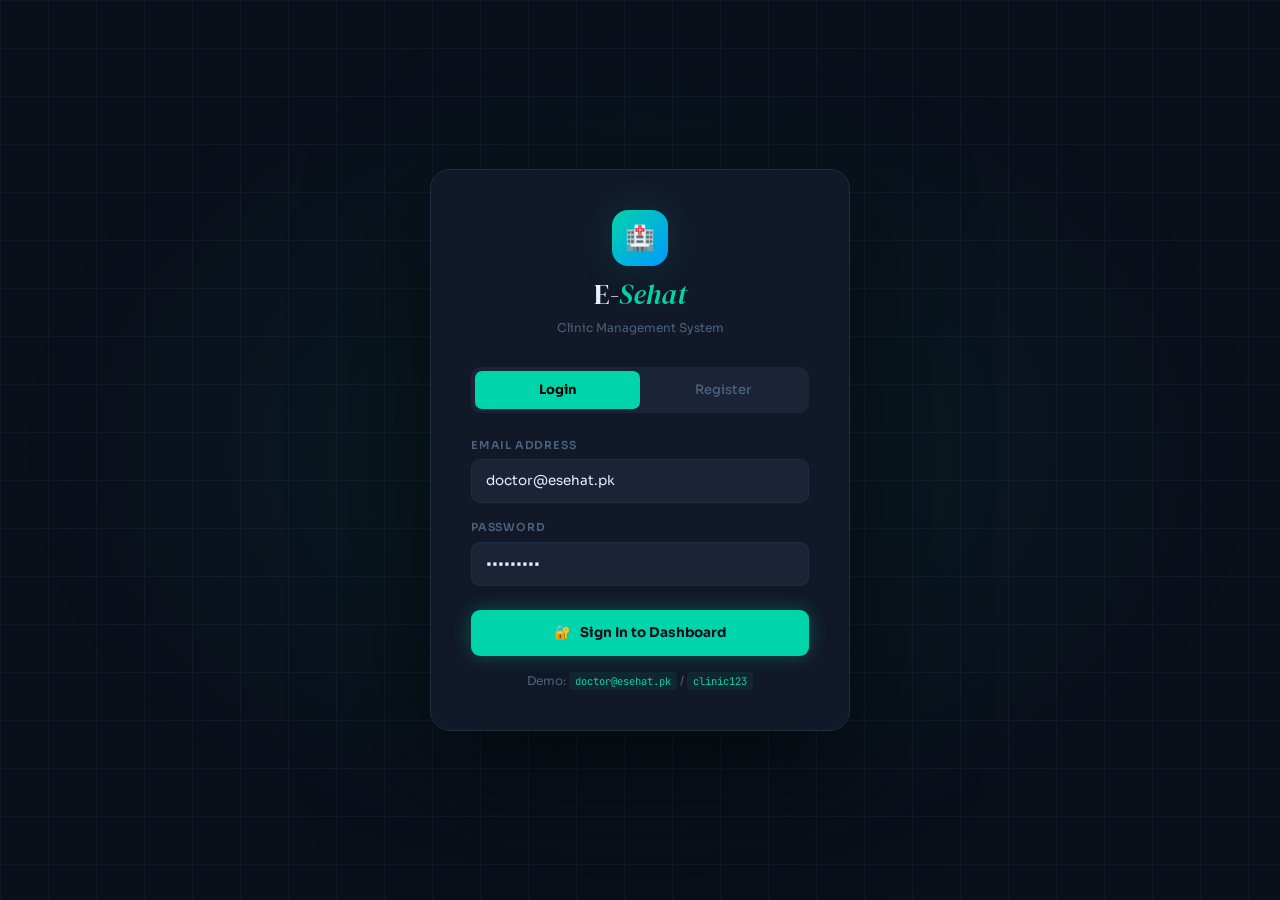
<file: frontend/index.html>
<!DOCTYPE html>
<html lang="en">
<head>
  <meta charset="UTF-8">
  <meta name="viewport" content="width=device-width, initial-scale=1.0">
  <title>E-Sehat — Dashboard</title>
  <link rel="stylesheet" href="https://cdn.jsdelivr.net/npm/bootstrap@5.3.3/dist/css/bootstrap.min.css">
  <link rel="stylesheet" href="css/style.css">
</head>
<body>
<div id="app">

<!-- ══════════════════ SIDEBAR ══════════════════ -->
<aside class="sidebar" id="sidebar">
  <div class="sidebar-logo-wrap">
    <div class="logo">
      <div class="logo-icon">🏥</div>
      <div>
        <div class="logo-name">E-<span>Sehat</span></div>
        <div class="logo-sub">Clinic System</div>
      </div>
    </div>
  </div>

  <div class="doctor-card">
    <div class="avatar">DR</div>
    <div class="doctor-info">
      <div class="d-name" id="sidebar-doctor-name">Dr. Loading...</div>
      <div class="d-role" id="sidebar-clinic">Clinic</div>
    </div>
    <div class="online-dot"></div>
  </div>

  <nav>
    <div class="nav-section">
      <span class="nav-label">Main</span>
      <div class="nav-item" data-page="dashboard">
        <span class="nav-icon">📊</span> Dashboard
      </div>
      <div class="nav-item" data-page="patients">
        <span class="nav-icon">🧑‍⚕️</span> Patients
      </div>
    </div>
    <div class="nav-section">
      <span class="nav-label">Pharmacy</span>
      <div class="nav-item" data-page="medicines">
        <span class="nav-icon">💊</span> Medicines
      </div>
      <div class="nav-item" data-page="inventory">
        <span class="nav-icon">📦</span> Inventory
        <span class="nav-badge" id="inv-alert-badge">0</span>
      </div>
    </div>
    <div class="nav-section">
      <span class="nav-label">Clinical</span>
      <div class="nav-item" data-page="prescriptions">
        <span class="nav-icon">📋</span> Prescriptions
      </div>
    </div>
  </nav>

  <div class="sidebar-footer">
    <div class="logout-btn" id="logout-btn"><span>🚪</span> Sign Out</div>
  </div>
</aside>

<!-- ══════════════════ MAIN ══════════════════ -->
<main class="main-content">

  <!-- Topbar -->
  <div class="topbar">
    <div>
      <div class="page-heading" id="page-heading">Dashboard</div>
      <div class="page-sub"    id="page-sub">Loading...</div>
    </div>
    <div class="d-flex align-items-center gap-2">
      <button class="btn-esehat outline d-lg-none" onclick="toggleSidebar()">☰</button>
      <div class="search-bar">
        <span style="color:var(--text3)">🔍</span>
        <input type="text" id="global-search" placeholder="Search patients...">
      </div>
      <div class="notif-btn">🔔<div class="notif-dot"></div></div>
    </div>
  </div>

  <!-- ════ DASHBOARD ════ -->
  <div class="page-section" id="page-dashboard">
    <div class="row g-3 mb-4">
      <div class="col-xl-3 col-md-6">
        <div class="stat-card">
          <div class="stat-icon">🧑‍⚕️</div>
          <div class="stat-value" id="dash-total-patients">—</div>
          <div class="stat-label">Total Patients</div>
          <div class="stat-change">All time registered</div>
        </div>
      </div>
      <div class="col-xl-3 col-md-6">
        <div class="stat-card blue">
          <div class="stat-icon">📅</div>
          <div class="stat-value" id="dash-today-patients">—</div>
          <div class="stat-label">Today's Visits</div>
          <div class="stat-change">Seen today</div>
        </div>
      </div>
      <div class="col-xl-3 col-md-6">
        <div class="stat-card purple">
          <div class="stat-icon">📋</div>
          <div class="stat-value" id="dash-rx-count">—</div>
          <div class="stat-label">Prescriptions</div>
          <div class="stat-change">Total issued</div>
        </div>
      </div>
      <div class="col-xl-3 col-md-6">
        <div class="stat-card red">
          <div class="stat-icon">⚠️</div>
          <div class="stat-value" id="dash-alert-count">—</div>
          <div class="stat-label">Stock Alerts</div>
          <div class="stat-change down">Needs reorder</div>
        </div>
      </div>
    </div>

    <div class="alert-esehat" id="inv-alert-banner" style="display:none">
      <span style="font-size:18px;flex-shrink:0">⚠️</span>
      <div><strong style="color:var(--accent3)">Low Stock Alert!</strong>
        <span style="color:var(--text2)"> Some medicines are below threshold. Check inventory.</span></div>
      <button class="btn-esehat outline sm ms-auto" onclick="showPage('inventory')" style="white-space:nowrap">
        View Inventory →
      </button>
    </div>

    <div class="row g-4">
      <div class="col-xl-7">
        <div class="section-hdr">
          <div><div class="section-title">Recent Patients</div><div class="section-sub">Latest registered</div></div>
          <button class="btn-esehat outline sm" onclick="showPage('patients')">View All</button>
        </div>
        <div class="esehat-table-wrap">
          <table class="esehat-table">
            <thead><tr><th>Patient</th><th>Age</th><th>Condition</th><th>Status</th></tr></thead>
            <tbody id="dash-patients-tbody"><tr class="loading-row"><td colspan="4"><span class="spinner"></span> Loading...</td></tr></tbody>
          </table>
        </div>
      </div>
      <div class="col-xl-5">
        <div class="section-hdr">
          <div><div class="section-title">Stock Alerts</div><div class="section-sub">Low inventory items</div></div>
          <button class="btn-esehat outline sm" onclick="showPage('inventory')">View All</button>
        </div>
        <div class="esehat-card"><div id="activity-feed">Loading...</div></div>
      </div>
    </div>
  </div>

  <!-- ════ PATIENTS ════ -->
  <div class="page-section" id="page-patients">
    <div class="section-hdr mb-4">
      <div><div class="section-title" style="font-size:16px">Patient Records</div><div class="section-sub">All registered patients</div></div>
      <button class="btn-esehat primary" data-bs-toggle="modal" data-bs-target="#addPatientModal">+ Add Patient</button>
    </div>
    <div class="row g-2 mb-3">
      <div class="col-md-8">
        <input type="text" id="patient-search" class="form-control-esehat"
               placeholder="🔍  Search by name, ID, or condition..." oninput="onPatientSearch()">
      </div>
      <div class="col-md-4">
        <select id="status-filter" class="form-control-esehat" onchange="onPatientSearch()">
          <option value="">All Status</option>
          <option value="Active">Active</option>
          <option value="Follow-up">Follow-up</option>
          <option value="Discharged">Discharged</option>
        </select>
      </div>
    </div>
    <div class="esehat-table-wrap">
      <table class="esehat-table">
        <thead><tr><th>ID</th><th>Full Name</th><th>Age/Gender</th><th>Condition</th><th>Last Visit</th><th>Status</th><th>Actions</th></tr></thead>
        <tbody id="patients-tbody"><tr class="loading-row"><td colspan="7"><span class="spinner"></span></td></tr></tbody>
      </table>
    </div>
  </div>

  <!-- ════ MEDICINES ════ -->
  <div class="page-section" id="page-medicines">
    <div class="section-hdr mb-4">
      <div><div class="section-title" style="font-size:16px">Medicine Directory</div><div class="section-sub">Your clinic formulary</div></div>
      <button class="btn-esehat primary" data-bs-toggle="modal" data-bs-target="#addMedModal">+ Add Medicine</button>
    </div>
    <input type="text" class="form-control-esehat mb-4"
           placeholder="🔍  Search by name, type, or usage..."
           oninput="onMedSearch(this.value)">
    <div class="row g-3" id="med-grid">
      <div class="col-12 text-center py-5"><span class="spinner"></span></div>
    </div>
  </div>

  <!-- ════ INVENTORY ════ -->
  <div class="page-section" id="page-inventory">
    <div class="section-hdr mb-4">
      <div><div class="section-title" style="font-size:16px">Inventory Management</div><div class="section-sub">Live stock levels</div></div>
      <div class="d-flex gap-2">
        <button class="btn-esehat outline" data-bs-toggle="modal" data-bs-target="#thresholdModal">⚙️ Thresholds</button>
        <button class="btn-esehat primary" onclick="openRestockModal()">+ Restock</button>
      </div>
    </div>
    <div class="esehat-table-wrap">
      <table class="esehat-table">
        <thead><tr><th>Medicine</th><th>Category</th><th>Stock Level</th><th>Threshold</th><th>Status</th><th>Updated</th><th>Action</th></tr></thead>
        <tbody id="inventory-tbody"><tr class="loading-row"><td colspan="7"><span class="spinner"></span></td></tr></tbody>
      </table>
    </div>
  </div>

  <!-- ════ PRESCRIPTIONS ════ -->
  <div class="page-section" id="page-prescriptions">
    <div class="section-hdr mb-4">
      <div><div class="section-title" style="font-size:16px">Prescriptions</div><div class="section-sub">All issued prescriptions</div></div>
      <button class="btn-esehat primary" onclick="openAddRxModal()">+ New Prescription</button>
    </div>
    <div class="esehat-table-wrap">
      <table class="esehat-table">
        <thead><tr><th>Rx Code</th><th>Patient</th><th>Diagnosis</th><th>Medicines</th><th>Status</th><th>Date</th><th>Actions</th></tr></thead>
        <tbody id="rx-tbody"><tr class="loading-row"><td colspan="7"><span class="spinner"></span></td></tr></tbody>
      </table>
    </div>
  </div>

</main>
</div><!-- /app -->


<!-- ══════════════════════════════════════════════
     MODALS
══════════════════════════════════════════════ -->

<!-- Add Patient -->
<div class="modal fade modal-esehat" id="addPatientModal" tabindex="-1">
  <div class="modal-dialog modal-lg modal-dialog-centered modal-dialog-scrollable">
    <div class="modal-content">
      <div class="modal-header">
        <h5 class="modal-title">Register New Patient</h5>
        <button type="button" class="btn-close" data-bs-dismiss="modal"></button>
      </div>
      <div class="modal-body">
        <form id="add-patient-form" onsubmit="addPatient(event)">
          <div class="row g-3">
            <div class="col-md-6"><label class="form-label-esehat">First Name *</label><input type="text" id="p-fname" class="form-control-esehat" placeholder="Ayesha"></div>
            <div class="col-md-6"><label class="form-label-esehat">Last Name *</label><input type="text" id="p-lname" class="form-control-esehat" placeholder="Malik"></div>
            <div class="col-md-4"><label class="form-label-esehat">Age *</label><input type="number" id="p-age" class="form-control-esehat" placeholder="34" min="0" max="150"></div>
            <div class="col-md-4"><label class="form-label-esehat">Gender</label>
              <select id="p-gender" class="form-control-esehat"><option value="M">Male</option><option value="F">Female</option><option value="O">Other</option></select>
            </div>
            <div class="col-md-4"><label class="form-label-esehat">Blood Group</label>
              <select id="p-blood" class="form-control-esehat"><option>A+</option><option>A-</option><option>B+</option><option>B-</option><option>O+</option><option>O-</option><option>AB+</option><option>AB-</option></select>
            </div>
            <div class="col-md-6"><label class="form-label-esehat">Phone</label><input type="text" id="p-phone" class="form-control-esehat" placeholder="+92 300 0000000"></div>
            <div class="col-md-6"><label class="form-label-esehat">Status</label>
              <select id="p-status" class="form-control-esehat"><option value="Active">Active</option><option value="Follow-up">Follow-up</option><option value="Discharged">Discharged</option></select>
            </div>
            <div class="col-12"><label class="form-label-esehat">Chief Complaint / Condition *</label><input type="text" id="p-condition" class="form-control-esehat" placeholder="Fever, Flu..."></div>
            <div class="col-12"><label class="form-label-esehat">Medical Notes / History</label><textarea id="p-notes" class="form-control-esehat" placeholder="Past history, allergies..."></textarea></div>
          </div>
          <div class="modal-footer px-0 pb-0 mt-3">
            <button type="button" class="btn-esehat outline" data-bs-dismiss="modal">Cancel</button>
            <button type="submit" id="add-patient-btn" class="btn-esehat primary">✅ Save Patient</button>
          </div>
        </form>
      </div>
    </div>
  </div>
</div>

<!-- Edit Patient -->
<div class="modal fade modal-esehat" id="editPatientModal" tabindex="-1">
  <div class="modal-dialog modal-lg modal-dialog-centered modal-dialog-scrollable">
    <div class="modal-content">
      <div class="modal-header"><h5 class="modal-title">Edit Patient</h5><button type="button" class="btn-close" data-bs-dismiss="modal"></button></div>
      <div class="modal-body">
        <form id="edit-patient-form" onsubmit="saveEditPatient(event)">
          <div class="row g-3">
            <div class="col-md-6"><label class="form-label-esehat">First Name</label><input type="text" id="ep-fname" class="form-control-esehat"></div>
            <div class="col-md-6"><label class="form-label-esehat">Last Name</label><input type="text" id="ep-lname" class="form-control-esehat"></div>
            <div class="col-md-4"><label class="form-label-esehat">Age</label><input type="number" id="ep-age" class="form-control-esehat"></div>
            <div class="col-md-4"><label class="form-label-esehat">Gender</label>
              <select id="ep-gender" class="form-control-esehat"><option value="M">Male</option><option value="F">Female</option><option value="O">Other</option></select>
            </div>
            <div class="col-md-4"><label class="form-label-esehat">Blood Group</label>
              <select id="ep-blood" class="form-control-esehat"><option>A+</option><option>A-</option><option>B+</option><option>B-</option><option>O+</option><option>O-</option><option>AB+</option><option>AB-</option></select>
            </div>
            <div class="col-md-6"><label class="form-label-esehat">Phone</label><input type="text" id="ep-phone" class="form-control-esehat"></div>
            <div class="col-md-6"><label class="form-label-esehat">Status</label>
              <select id="ep-status" class="form-control-esehat"><option value="Active">Active</option><option value="Follow-up">Follow-up</option><option value="Discharged">Discharged</option></select>
            </div>
            <div class="col-12"><label class="form-label-esehat">Condition</label><input type="text" id="ep-condition" class="form-control-esehat"></div>
            <div class="col-12"><label class="form-label-esehat">Medical Notes</label><textarea id="ep-notes" class="form-control-esehat"></textarea></div>
          </div>
          <div class="modal-footer px-0 pb-0 mt-3">
            <button type="button" class="btn-esehat outline" data-bs-dismiss="modal">Cancel</button>
            <button type="submit" id="edit-patient-btn" class="btn-esehat primary">💾 Update Patient</button>
          </div>
        </form>
      </div>
    </div>
  </div>
</div>

<!-- Add Medicine -->
<div class="modal fade modal-esehat" id="addMedModal" tabindex="-1">
  <div class="modal-dialog modal-lg modal-dialog-centered">
    <div class="modal-content">
      <div class="modal-header"><h5 class="modal-title">Add Medicine</h5><button type="button" class="btn-close" data-bs-dismiss="modal"></button></div>
      <div class="modal-body">
        <form id="add-med-form" onsubmit="addMedicine(event)">
          <div class="row g-3">
            <div class="col-md-6"><label class="form-label-esehat">Medicine Name *</label><input type="text" id="m-name" class="form-control-esehat" placeholder="Paracetamol 500mg"></div>
            <div class="col-md-6"><label class="form-label-esehat">Type</label>
              <select id="m-type" class="form-control-esehat"><option>Tablet</option><option>Capsule</option><option>Syrup</option><option>Injection</option><option>Drops</option><option>Cream</option><option>Inhaler</option><option>Sachet</option></select>
            </div>
            <div class="col-md-6"><label class="form-label-esehat">Dosage</label><input type="text" id="m-dose" class="form-control-esehat" placeholder="500mg / 2x daily"></div>
            <div class="col-md-6"><label class="form-label-esehat">Manufacturer</label><input type="text" id="m-mfr" class="form-control-esehat" placeholder="GSK Pakistan"></div>
            <div class="col-md-6"><label class="form-label-esehat">Initial Stock (units)</label><input type="number" id="m-qty" class="form-control-esehat" placeholder="100" min="0"></div>
            <div class="col-md-6"><label class="form-label-esehat">Low Stock Threshold</label><input type="number" id="m-threshold" class="form-control-esehat" placeholder="20" min="1"></div>
            <div class="col-12"><label class="form-label-esehat">Usage / Indications</label><textarea id="m-use" class="form-control-esehat" placeholder="Used for fever, pain relief..."></textarea></div>
          </div>
          <div class="modal-footer px-0 pb-0 mt-3">
            <button type="button" class="btn-esehat outline" data-bs-dismiss="modal">Cancel</button>
            <button type="submit" id="add-med-btn" class="btn-esehat primary">✅ Save Medicine</button>
          </div>
        </form>
      </div>
    </div>
  </div>
</div>

<!-- Edit Medicine -->
<div class="modal fade modal-esehat" id="editMedModal" tabindex="-1">
  <div class="modal-dialog modal-dialog-centered">
    <div class="modal-content">
      <div class="modal-header"><h5 class="modal-title">Edit Medicine</h5><button type="button" class="btn-close" data-bs-dismiss="modal"></button></div>
      <div class="modal-body">
        <form id="edit-med-form" onsubmit="saveEditMedicine(event)">
          <div class="row g-3">
            <div class="col-12"><label class="form-label-esehat">Medicine Name</label><input type="text" id="em-name" class="form-control-esehat"></div>
            <div class="col-md-6"><label class="form-label-esehat">Type</label>
              <select id="em-type" class="form-control-esehat"><option>Tablet</option><option>Capsule</option><option>Syrup</option><option>Injection</option><option>Drops</option><option>Cream</option><option>Inhaler</option><option>Sachet</option></select>
            </div>
            <div class="col-md-6"><label class="form-label-esehat">Dosage</label><input type="text" id="em-dose" class="form-control-esehat"></div>
            <div class="col-12"><label class="form-label-esehat">Manufacturer</label><input type="text" id="em-mfr" class="form-control-esehat"></div>
            <div class="col-12"><label class="form-label-esehat">Usage</label><textarea id="em-use" class="form-control-esehat"></textarea></div>
          </div>
          <div class="modal-footer px-0 pb-0 mt-3">
            <button type="button" class="btn-esehat outline" data-bs-dismiss="modal">Cancel</button>
            <button type="submit" id="edit-med-btn" class="btn-esehat primary">💾 Update</button>
          </div>
        </form>
      </div>
    </div>
  </div>
</div>

<!-- Restock -->
<div class="modal fade modal-esehat" id="restockModal" tabindex="-1">
  <div class="modal-dialog modal-dialog-centered">
    <div class="modal-content">
      <div class="modal-header"><h5 class="modal-title">📦 Restock Medicine</h5><button type="button" class="btn-close" data-bs-dismiss="modal"></button></div>
      <div class="modal-body">
        <form id="restock-form" onsubmit="doRestock(event)">
          <div class="mb-3"><label class="form-label-esehat">Select Medicine</label><select id="restock-med" class="form-control-esehat"></select></div>
          <div class="mb-3"><label class="form-label-esehat">Quantity to Add</label><input type="number" id="restock-qty" class="form-control-esehat" placeholder="e.g. 100" min="1"></div>
          <div class="modal-footer px-0 pb-0">
            <button type="button" class="btn-esehat outline" data-bs-dismiss="modal">Cancel</button>
            <button type="submit" id="restock-btn" class="btn-esehat primary">📦 Update Stock</button>
          </div>
        </form>
      </div>
    </div>
  </div>
</div>

<!-- Threshold -->
<div class="modal fade modal-esehat" id="thresholdModal" tabindex="-1">
  <div class="modal-dialog modal-dialog-centered">
    <div class="modal-content">
      <div class="modal-header"><h5 class="modal-title">⚙️ Alert Thresholds</h5><button type="button" class="btn-close" data-bs-dismiss="modal"></button></div>
      <div class="modal-body">
        <p style="font-size:13px;color:var(--text2);margin-bottom:20px">Minimum units before a stock alert is triggered for ALL medicines.</p>
        <form onsubmit="saveThresholds(event)">
          <div class="mb-3"><label class="form-label-esehat">Default Threshold (all medicines)</label><input type="number" id="thresh-default" class="form-control-esehat" placeholder="20" value="20" min="1"></div>
          <div class="modal-footer px-0 pb-0">
            <button type="button" class="btn-esehat outline" data-bs-dismiss="modal">Cancel</button>
            <button type="submit" id="threshold-btn" class="btn-esehat primary">Save Thresholds</button>
          </div>
        </form>
      </div>
    </div>
  </div>
</div>

<!-- Add Prescription -->
<div class="modal fade modal-esehat" id="addRxModal" tabindex="-1">
  <div class="modal-dialog modal-xl modal-dialog-centered modal-dialog-scrollable">
    <div class="modal-content">
      <div class="modal-header"><h5 class="modal-title">📋 New Prescription</h5><button type="button" class="btn-close" data-bs-dismiss="modal"></button></div>
      <div class="modal-body">
        <form id="add-rx-form" onsubmit="savePrescription(event)">
          <div class="row g-3 mb-3">
            <div class="col-md-6">
              <label class="form-label-esehat">Patient *</label>
              <select id="rx-patient-id" class="form-control-esehat"><option value="">Loading patients...</option></select>
            </div>
            <div class="col-md-6">
              <label class="form-label-esehat">Follow-up Date</label>
              <input type="date" id="rx-followup" class="form-control-esehat">
            </div>
            <div class="col-12">
              <label class="form-label-esehat">Diagnosis *</label>
              <input type="text" id="rx-diagnosis" class="form-control-esehat" placeholder="e.g. Upper respiratory tract infection">
            </div>
            <div class="col-12">
              <label class="form-label-esehat">Doctor's Notes</label>
              <textarea id="rx-notes" class="form-control-esehat" placeholder="Additional instructions for patient..."></textarea>
            </div>
          </div>

          <div class="section-hdr mb-2">
            <div><div class="section-title">Medicine Items</div><div class="section-sub">Add prescribed medicines below</div></div>
            <button type="button" class="btn-esehat outline sm" onclick="addRxMedRow()">+ Add Medicine</button>
          </div>

          <div id="rx-med-rows"></div>

          <div class="modal-footer px-0 pb-0 mt-3">
            <button type="button" class="btn-esehat outline" data-bs-dismiss="modal">Cancel</button>
            <button type="submit" id="save-rx-btn" class="btn-esehat primary">✅ Issue Prescription</button>
          </div>
        </form>
      </div>
    </div>
  </div>
</div>

<!-- View Prescription -->
<div class="modal fade modal-esehat" id="viewRxModal" tabindex="-1">
  <div class="modal-dialog modal-lg modal-dialog-centered modal-dialog-scrollable">
    <div class="modal-content">
      <div class="modal-header">
        <div>
          <h5 class="modal-title">Prescription Details</h5>
          <div class="rx-code" id="view-rx-code" style="font-size:13px;margin-top:4px"></div>
        </div>
        <button type="button" class="btn-close" data-bs-dismiss="modal"></button>
      </div>
      <div class="modal-body">
        <input type="hidden" id="view-rx-id-hidden">

        <!-- Patient Info -->
        <div class="esehat-card mb-3" style="background:var(--surface2)">
          <div class="row g-2" style="font-size:13px">
            <div class="col-md-6"><span style="color:var(--text3)">Patient: </span><strong id="view-rx-patient"></strong></div>
            <div class="col-md-6"><span style="color:var(--text3)">Age/Gender: </span><span id="view-rx-age"></span></div>
            <div class="col-md-6"><span style="color:var(--text3)">Phone: </span><span id="view-rx-phone"></span></div>
            <div class="col-md-6"><span style="color:var(--text3)">Date: </span><span id="view-rx-date"></span></div>
          </div>
        </div>

        <!-- Diagnosis -->
        <div class="mb-3">
          <label class="form-label-esehat">Diagnosis</label>
          <div id="view-rx-diag" style="font-size:14px;color:var(--text);font-weight:600"></div>
        </div>
        <div class="mb-3">
          <label class="form-label-esehat">Notes</label>
          <div id="view-rx-notes" style="font-size:13px;color:var(--text2)"></div>
        </div>
        <div class="mb-3">
          <label class="form-label-esehat">Follow-up Date</label>
          <div id="view-rx-followup" style="font-size:13px;color:var(--accent4)"></div>
        </div>

        <!-- Medicines -->
        <label class="form-label-esehat">Prescribed Medicines</label>
        <div id="view-rx-items" class="rx-items-list mb-3"></div>

        <!-- Status -->
        <div class="row g-2 align-items-center">
          <div class="col-auto"><label class="form-label-esehat mb-0">Status</label></div>
          <div class="col-auto" id="view-rx-status"></div>
          <div class="col-auto ms-auto">
            <select id="view-rx-status-sel" class="form-control-esehat" style="width:auto">
              <option value="Active">Active</option>
              <option value="Completed">Completed</option>
              <option value="Cancelled">Cancelled</option>
            </select>
          </div>
          <div class="col-auto">
            <button class="btn-esehat primary sm" onclick="updateRxStatus()">Update</button>
          </div>
        </div>
      </div>
      <div class="modal-footer">
        <button type="button" class="btn-esehat outline" data-bs-dismiss="modal">Close</button>
      </div>
    </div>
  </div>
</div>

<!-- Toast -->
<div class="toast-container-custom" id="toast-container"></div>

<!-- Scripts — ORDER MATTERS! -->
<script src="https://cdn.jsdelivr.net/npm/bootstrap@5.3.3/dist/js/bootstrap.bundle.min.js"></script>
<script src="js/api.js"></script>
<script src="js/utils.js"></script>
<script src="js/patients.js"></script>
<script src="js/medicines.js"></script>
<script src="js/inventory.js"></script>
<script src="js/prescriptions.js"></script>
<script src="js/app.js"></script>

</body>
</html>
</file>
<file: frontend/css/style.css>
/* css/style.css */
@import url('https://fonts.googleapis.com/css2?family=Sora:wght@300;400;500;600;700&family=DM+Serif+Display:ital@0;1&family=JetBrains+Mono:wght@400;500&display=swap');

:root {
  --bg: #0a0f1a; --surface: #111827; --surface2: #1a2436;
  --border: #1e2d42; --accent: #00d4aa; --accent2: #0099ff;
  --accent3: #ff6b6b; --accent4: #ffd166;
  --text: #e8f0fe; --text2: #8ba3bf; --text3: #4a6380;
  --glow: rgba(0,212,170,0.15); --sidebar-w: 260px;
}
*,*::before,*::after{box-sizing:border-box;margin:0;padding:0;}
body{font-family:'Sora',sans-serif;background:var(--bg);color:var(--text);min-height:100vh;overflow-x:hidden;}
body::before{content:'';position:fixed;inset:0;background-image:linear-gradient(var(--border) 1px,transparent 1px),linear-gradient(90deg,var(--border) 1px,transparent 1px);background-size:48px 48px;opacity:.35;pointer-events:none;z-index:0;}
body::after{content:'';position:fixed;inset:0;background:radial-gradient(ellipse 80% 60% at 20% 10%,rgba(0,212,170,.07),transparent 60%),radial-gradient(ellipse 60% 50% at 80% 80%,rgba(0,153,255,.06),transparent 60%);pointer-events:none;z-index:0;}
a{text-decoration:none;color:inherit;}
::-webkit-scrollbar{width:5px;}
::-webkit-scrollbar-track{background:var(--bg);}
::-webkit-scrollbar-thumb{background:var(--border);border-radius:10px;}
#app{position:relative;z-index:1;display:flex;min-height:100vh;}

/* SIDEBAR */
.sidebar{width:var(--sidebar-w);min-height:100vh;background:rgba(17,24,39,.92);border-right:1px solid var(--border);display:flex;flex-direction:column;position:fixed;left:0;top:0;backdrop-filter:blur(20px);z-index:100;transition:transform .3s ease;}
.sidebar-logo-wrap{padding:28px 24px 20px;border-bottom:1px solid var(--border);}
.logo{display:flex;align-items:center;gap:12px;}
.logo-icon{width:40px;height:40px;background:linear-gradient(135deg,var(--accent),var(--accent2));border-radius:10px;display:flex;align-items:center;justify-content:center;font-size:18px;box-shadow:0 0 20px var(--glow);}
.logo-name{font-family:'DM Serif Display',serif;font-size:22px;}
.logo-name span{color:var(--accent);font-style:italic;}
.logo-sub{font-size:10px;color:var(--text3);letter-spacing:2px;text-transform:uppercase;margin-top:2px;}
.doctor-card{margin:20px 16px;background:var(--surface2);border:1px solid var(--border);border-radius:12px;padding:14px 16px;display:flex;align-items:center;gap:12px;}
.avatar{width:38px;height:38px;border-radius:50%;background:linear-gradient(135deg,var(--accent),var(--accent2));display:flex;align-items:center;justify-content:center;font-weight:700;font-size:14px;color:#000;flex-shrink:0;}
.doctor-info .d-name{font-size:13px;font-weight:600;color:var(--text);}
.doctor-info .d-role{font-size:11px;color:var(--text3);}
.online-dot{width:7px;height:7px;border-radius:50%;background:var(--accent);margin-left:auto;flex-shrink:0;box-shadow:0 0 8px var(--accent);animation:pulse 2s infinite;}
@keyframes pulse{0%,100%{opacity:1}50%{opacity:.4}}
.sidebar nav{padding:8px 12px;flex:1;overflow-y:auto;}
.nav-section{margin-bottom:20px;}
.nav-label{font-size:9px;letter-spacing:2.5px;text-transform:uppercase;color:var(--text3);padding:0 12px 8px;display:block;}
.nav-item{display:flex;align-items:center;gap:12px;padding:10px 12px;border-radius:9px;cursor:pointer;color:var(--text2);font-size:13.5px;font-weight:500;border:1px solid transparent;margin-bottom:2px;transition:all .2s;user-select:none;}
.nav-item:hover{background:var(--surface2);color:var(--text);border-color:var(--border);}
.nav-item.active{background:linear-gradient(90deg,rgba(0,212,170,.15),rgba(0,212,170,.05));color:var(--accent);border-color:rgba(0,212,170,.25);}
.nav-icon{font-size:16px;width:20px;text-align:center;}
.nav-badge{margin-left:auto;font-size:10px;font-weight:600;background:var(--accent3);color:#fff;padding:2px 7px;border-radius:20px;}
.nav-badge.blue{background:var(--accent2);}
.sidebar-footer{padding:16px;border-top:1px solid var(--border);}
.logout-btn{display:flex;align-items:center;gap:10px;padding:10px 12px;border-radius:9px;cursor:pointer;color:var(--text3);font-size:13px;transition:all .2s;}
.logout-btn:hover{color:var(--accent3);background:rgba(255,107,107,.08);}

/* MAIN */
.main-content{margin-left:var(--sidebar-w);flex:1;padding:32px;min-height:100vh;}
.topbar{display:flex;align-items:center;justify-content:space-between;margin-bottom:32px;}
.page-heading{font-family:'DM Serif Display',serif;font-size:28px;}
.page-heading span{color:var(--accent);}
.page-sub{font-size:12px;color:var(--text3);margin-top:3px;}
.search-bar{background:var(--surface);border:1px solid var(--border);border-radius:9px;padding:9px 16px;display:flex;align-items:center;gap:10px;width:240px;transition:all .2s;}
.search-bar:focus-within{border-color:var(--accent);box-shadow:0 0 0 3px var(--glow);}
.search-bar input{background:none;border:none;outline:none;color:var(--text);font-size:13px;font-family:'Sora',sans-serif;width:100%;}
.search-bar input::placeholder{color:var(--text3);}
.notif-btn{width:38px;height:38px;border-radius:9px;background:var(--surface);border:1px solid var(--border);display:flex;align-items:center;justify-content:center;cursor:pointer;font-size:16px;position:relative;transition:all .2s;}
.notif-btn:hover{border-color:var(--accent);}
.notif-dot{position:absolute;top:7px;right:7px;width:7px;height:7px;border-radius:50%;background:var(--accent3);border:2px solid var(--bg);}

/* BUTTONS */
.btn-esehat{font-family:'Sora',sans-serif;font-size:13px;font-weight:600;border-radius:9px;border:none;padding:9px 18px;cursor:pointer;display:inline-flex;align-items:center;gap:8px;transition:all .2s;}
.btn-esehat.primary{background:var(--accent);color:#0a0f1a;box-shadow:0 0 20px rgba(0,212,170,.3);}
.btn-esehat.primary:hover{transform:translateY(-1px);box-shadow:0 0 30px rgba(0,212,170,.5);}
.btn-esehat.outline{background:transparent;color:var(--text2);border:1px solid var(--border);}
.btn-esehat.outline:hover{border-color:var(--accent);color:var(--accent);}
.btn-esehat.danger{background:rgba(255,107,107,.15);color:var(--accent3);border:1px solid rgba(255,107,107,.3);}
.btn-esehat.danger:hover{background:rgba(255,107,107,.25);}
.btn-esehat.sm{padding:6px 13px;font-size:12px;}
.btn-esehat:disabled{opacity:.5;cursor:not-allowed;transform:none!important;}

/* STAT CARDS */
.stat-card{background:var(--surface);border:1px solid var(--border);border-radius:14px;padding:20px;position:relative;overflow:hidden;transition:transform .2s,border-color .2s;}
.stat-card:hover{transform:translateY(-2px);border-color:var(--accent);}
.stat-card::before{content:'';position:absolute;top:0;left:0;right:0;height:2px;background:linear-gradient(90deg,var(--accent),var(--accent2));}
.stat-card.red::before{background:linear-gradient(90deg,var(--accent3),#ff9f43);}
.stat-card.yellow::before{background:linear-gradient(90deg,var(--accent4),#f9ca24);}
.stat-card.blue::before{background:linear-gradient(90deg,var(--accent2),#a29bfe);}
.stat-card.purple::before{background:linear-gradient(90deg,#a29bfe,#fd79a8);}
.stat-icon{font-size:28px;margin-bottom:14px;}
.stat-value{font-size:32px;font-weight:700;font-family:'DM Serif Display',serif;}
.stat-label{font-size:12px;color:var(--text3);margin-top:4px;}
.stat-change{font-size:11px;color:var(--accent);margin-top:8px;font-weight:500;}
.stat-change.down{color:var(--accent3);}

/* TABLE */
.esehat-table-wrap{background:var(--surface);border:1px solid var(--border);border-radius:14px;overflow:hidden;}
.esehat-table{width:100%;border-collapse:collapse;}
.esehat-table thead tr{background:var(--surface2);}
.esehat-table th{padding:13px 18px;text-align:left;font-size:11px;letter-spacing:1.5px;text-transform:uppercase;color:var(--text3);font-weight:600;border-bottom:1px solid var(--border);}
.esehat-table td{padding:14px 18px;font-size:13.5px;border-bottom:1px solid rgba(30,45,66,.6);color:var(--text2);}
.esehat-table tbody tr:last-child td{border-bottom:none;}
.esehat-table tbody tr{transition:background .15s;}
.esehat-table tbody tr:hover{background:rgba(0,212,170,.04);}
.td-primary{color:var(--text);font-weight:600;}
.td-mono{font-family:'JetBrains Mono',monospace;font-size:12px;color:var(--text3);}

/* BADGES */
.badge-esehat{display:inline-flex;align-items:center;gap:5px;padding:4px 10px;border-radius:20px;font-size:11px;font-weight:600;}
.badge-esehat.green{background:rgba(0,212,170,.12);color:var(--accent);border:1px solid rgba(0,212,170,.2);}
.badge-esehat.red{background:rgba(255,107,107,.12);color:var(--accent3);border:1px solid rgba(255,107,107,.2);}
.badge-esehat.yellow{background:rgba(255,209,102,.12);color:var(--accent4);border:1px solid rgba(255,209,102,.2);}
.badge-esehat.blue{background:rgba(0,153,255,.12);color:var(--accent2);border:1px solid rgba(0,153,255,.2);}
.badge-esehat.purple{background:rgba(162,155,254,.12);color:#a29bfe;border:1px solid rgba(162,155,254,.2);}

/* CARD */
.esehat-card{background:var(--surface);border:1px solid var(--border);border-radius:14px;padding:22px;}
.section-hdr{display:flex;align-items:center;justify-content:space-between;margin-bottom:16px;}
.section-title{font-size:15px;font-weight:600;}
.section-sub{font-size:11px;color:var(--text3);margin-top:2px;}

/* FORM */
.form-label-esehat{font-size:11px;color:var(--text3);font-weight:600;letter-spacing:.8px;text-transform:uppercase;margin-bottom:6px;display:block;}
.form-control-esehat{background:var(--surface2)!important;border:1px solid var(--border)!important;color:var(--text)!important;padding:10px 14px;border-radius:9px;font-size:13.5px;font-family:'Sora',sans-serif;outline:none;transition:all .2s;width:100%;}
.form-control-esehat:focus{border-color:var(--accent)!important;box-shadow:0 0 0 3px var(--glow)!important;}
.form-control-esehat::placeholder{color:var(--text3);}
.form-control-esehat option{background:var(--surface2);color:var(--text);}
textarea.form-control-esehat{resize:vertical;min-height:80px;}

/* ALERT */
.alert-esehat{background:rgba(255,107,107,.1);border:1px solid rgba(255,107,107,.25);border-radius:11px;padding:14px 18px;display:flex;align-items:center;gap:12px;font-size:13px;margin-bottom:20px;}

/* INVENTORY */
.inv-bar{height:6px;background:var(--surface2);border-radius:10px;margin-top:6px;overflow:hidden;}
.inv-fill{height:100%;border-radius:10px;transition:width .6s ease;}
.inv-fill.high{background:var(--accent);}
.inv-fill.mid{background:var(--accent4);}
.inv-fill.low{background:var(--accent3);}

/* MEDICINE CARD */
.med-card{background:var(--surface2);border:1px solid var(--border);border-radius:12px;padding:18px;transition:all .2s;height:100%;}
.med-card:hover{border-color:var(--accent2);transform:translateY(-2px);}
.med-name{font-weight:600;font-size:14px;margin-bottom:4px;color:var(--text);}
.med-type{font-size:11px;color:var(--text3);}
.med-dosage{font-family:'JetBrains Mono',monospace;font-size:12px;color:var(--accent4);}

/* PRESCRIPTION */
.rx-card{background:var(--surface);border:1px solid var(--border);border-radius:12px;padding:18px;margin-bottom:12px;transition:all .2s;}
.rx-card:hover{border-color:var(--accent);transform:translateX(3px);}
.rx-code{font-family:'JetBrains Mono',monospace;font-size:13px;color:var(--accent);font-weight:600;}
.rx-items-list{margin-top:12px;display:flex;flex-direction:column;gap:6px;}
.rx-item-row{background:var(--surface2);border-radius:8px;padding:10px 14px;font-size:12px;display:flex;justify-content:space-between;align-items:center;}

/* ACTIVITY */
.activity-item{display:flex;align-items:flex-start;gap:14px;padding:13px 0;border-bottom:1px solid var(--border);}
.activity-item:last-child{border-bottom:none;}
.act-dot{width:32px;height:32px;border-radius:50%;flex-shrink:0;display:flex;align-items:center;justify-content:center;font-size:14px;}
.act-dot.green{background:rgba(0,212,170,.15);}
.act-dot.blue{background:rgba(0,153,255,.15);}
.act-dot.red{background:rgba(255,107,107,.15);}
.act-dot.yellow{background:rgba(255,209,102,.15);}
.act-text{font-size:13px;color:var(--text2);line-height:1.5;}
.act-text strong{color:var(--text);}
.act-time{font-size:11px;color:var(--text3);margin-top:2px;}

/* MODAL */
.modal-esehat .modal-content{background:var(--surface);border:1px solid var(--border);border-radius:16px;color:var(--text);box-shadow:0 25px 80px rgba(0,0,0,.5);}
.modal-esehat .modal-header{border-bottom:1px solid var(--border);padding:20px 24px;}
.modal-esehat .modal-title{font-family:'DM Serif Display',serif;font-size:20px;}
.modal-esehat .modal-body{padding:24px;}
.modal-esehat .modal-footer{border-top:1px solid var(--border);padding:16px 24px;display:flex;justify-content:flex-end;gap:10px;}
.modal-esehat .btn-close{filter:invert(1) opacity(.5);}
.modal-backdrop{backdrop-filter:blur(6px);}

/* MEDICINE ITEMS in prescription form */
.med-item-row{background:var(--surface2);border:1px solid var(--border);border-radius:10px;padding:14px;margin-bottom:10px;position:relative;}
.remove-med-btn{position:absolute;top:10px;right:10px;background:none;border:none;color:var(--accent3);cursor:pointer;font-size:16px;}

/* SPINNER */
.spinner{display:inline-block;width:16px;height:16px;border:2px solid rgba(0,212,170,.3);border-top-color:var(--accent);border-radius:50%;animation:spin .7s linear infinite;vertical-align:middle;}
@keyframes spin{to{transform:rotate(360deg)}}

/* TOAST */
.toast-container-custom{position:fixed;bottom:24px;right:24px;z-index:9999;display:flex;flex-direction:column;gap:10px;}
.toast-esehat{background:var(--surface);border:1px solid var(--border);border-radius:11px;padding:14px 18px;display:flex;align-items:center;gap:12px;font-size:13px;min-width:280px;box-shadow:0 10px 40px rgba(0,0,0,.4);border-left:3px solid var(--accent);animation:slideIn .3s ease;}
.toast-esehat.error{border-left-color:var(--accent3);}
@keyframes slideIn{from{transform:translateX(60px);opacity:0}to{transform:translateX(0);opacity:1}}

/* PAGE */
.page-section{display:none;}
.page-section.active{display:block;animation:fadeUp .4s ease;}
@keyframes fadeUp{from{opacity:0;transform:translateY(12px)}to{opacity:1;transform:translateY(0)}}

/* LOADING STATE */
.loading-row td{text-align:center;padding:40px;color:var(--text3);}

@media(max-width:992px){.sidebar{transform:translateX(-100%)}.sidebar.open{transform:translateX(0)}.main-content{margin-left:0}}
@media(max-width:576px){.main-content{padding:16px}}
</file>
<file: frontend/css/auth.css>
/* css/auth.css */
@import url('https://fonts.googleapis.com/css2?family=Sora:wght@300;400;500;600;700&family=DM+Serif+Display:ital@0;1&family=JetBrains+Mono:wght@400;500&display=swap');

:root {
  --bg: #0a0f1a; --surface: #111827; --surface2: #1a2436;
  --border: #1e2d42; --accent: #00d4aa; --accent2: #0099ff;
  --accent3: #ff6b6b; --text: #e8f0fe; --text2: #8ba3bf; --text3: #4a6380;
  --glow: rgba(0,212,170,0.15);
}
*,*::before,*::after { box-sizing:border-box; margin:0; padding:0; }
body { font-family:'Sora',sans-serif; background:var(--bg); color:var(--text); min-height:100vh; }
body::before { content:''; position:fixed; inset:0; background-image:linear-gradient(var(--border) 1px,transparent 1px),linear-gradient(90deg,var(--border) 1px,transparent 1px); background-size:48px 48px; opacity:.35; pointer-events:none; z-index:0; }
body::after { content:''; position:fixed; inset:0; background:radial-gradient(ellipse 70% 70% at 50% 50%,rgba(0,212,170,.08),transparent 70%); pointer-events:none; z-index:0; }

.auth-wrapper { min-height:100vh; display:flex; align-items:center; justify-content:center; position:relative; z-index:1; }
.auth-card { width:420px; max-width:95vw; background:var(--surface); border:1px solid var(--border); border-radius:20px; padding:40px; box-shadow:0 40px 120px rgba(0,0,0,.6); animation:fadeUp .5s ease; }
@keyframes fadeUp { from{opacity:0;transform:translateY(16px)} to{opacity:1;transform:translateY(0)} }

.auth-logo { text-align:center; margin-bottom:30px; }
.auth-logo-icon { width:56px; height:56px; border-radius:16px; background:linear-gradient(135deg,var(--accent),var(--accent2)); display:flex; align-items:center; justify-content:center; font-size:24px; margin:0 auto 12px; box-shadow:0 0 40px var(--glow); }
.auth-logo h1 { font-family:'DM Serif Display',serif; font-size:28px; }
.auth-logo h1 span { color:var(--accent); font-style:italic; }
.auth-logo p { font-size:12px; color:var(--text3); margin-top:4px; }

.auth-tabs { display:flex; background:var(--surface2); border-radius:10px; padding:4px; margin-bottom:24px; }
.auth-tab { flex:1; text-align:center; padding:9px; border-radius:7px; cursor:pointer; font-size:13px; font-weight:500; color:var(--text3); transition:all .2s; border:none; background:none; font-family:'Sora',sans-serif; }
.auth-tab.active { background:var(--accent); color:#000; font-weight:700; }

.auth-panel { display:none; }
.auth-panel.active { display:block; }

.form-label-auth { font-size:11px; color:var(--text3); font-weight:600; letter-spacing:.8px; text-transform:uppercase; margin-bottom:6px; display:block; }
.form-control-auth { background:var(--surface2)!important; border:1px solid var(--border)!important; color:var(--text)!important; padding:11px 14px; border-radius:9px; font-size:13.5px; font-family:'Sora',sans-serif; outline:none; transition:all .2s; width:100%; }
.form-control-auth:focus { border-color:var(--accent)!important; box-shadow:0 0 0 3px var(--glow)!important; }
.form-control-auth::placeholder { color:var(--text3); }

.btn-auth { font-family:'Sora',sans-serif; font-size:13.5px; font-weight:700; border-radius:9px; border:none; padding:13px; cursor:pointer; width:100%; background:var(--accent); color:#0a0f1a; box-shadow:0 0 20px rgba(0,212,170,.3); transition:all .2s; }
.btn-auth:hover { transform:translateY(-1px); box-shadow:0 0 30px rgba(0,212,170,.5); }
.btn-auth:disabled { opacity:.6; cursor:not-allowed; transform:none; }

.auth-demo-hint { text-align:center; font-size:12px; color:var(--text3); margin-top:16px; }
.auth-demo-hint code { font-family:'JetBrains Mono',monospace; color:var(--accent); background:rgba(0,212,170,.08); padding:2px 6px; border-radius:4px; }

.toast-container-custom { position:fixed; bottom:24px; right:24px; z-index:9999; display:flex; flex-direction:column; gap:10px; }
.toast-esehat { background:var(--surface); border:1px solid var(--border); border-radius:11px; padding:14px 18px; display:flex; align-items:center; gap:12px; font-size:13px; min-width:280px; box-shadow:0 10px 40px rgba(0,0,0,.4); border-left:3px solid var(--accent); animation:slideIn .3s ease; }
.toast-esehat.error { border-left-color:var(--accent3); }
@keyframes slideIn { from{transform:translateX(60px);opacity:0} to{transform:translateX(0);opacity:1} }

.spinner { display:inline-block; width:16px; height:16px; border:2px solid rgba(0,212,170,.3); border-top-color:var(--accent); border-radius:50%; animation:spin .7s linear infinite; vertical-align:middle; }
@keyframes spin { to { transform:rotate(360deg) } }
</file>
